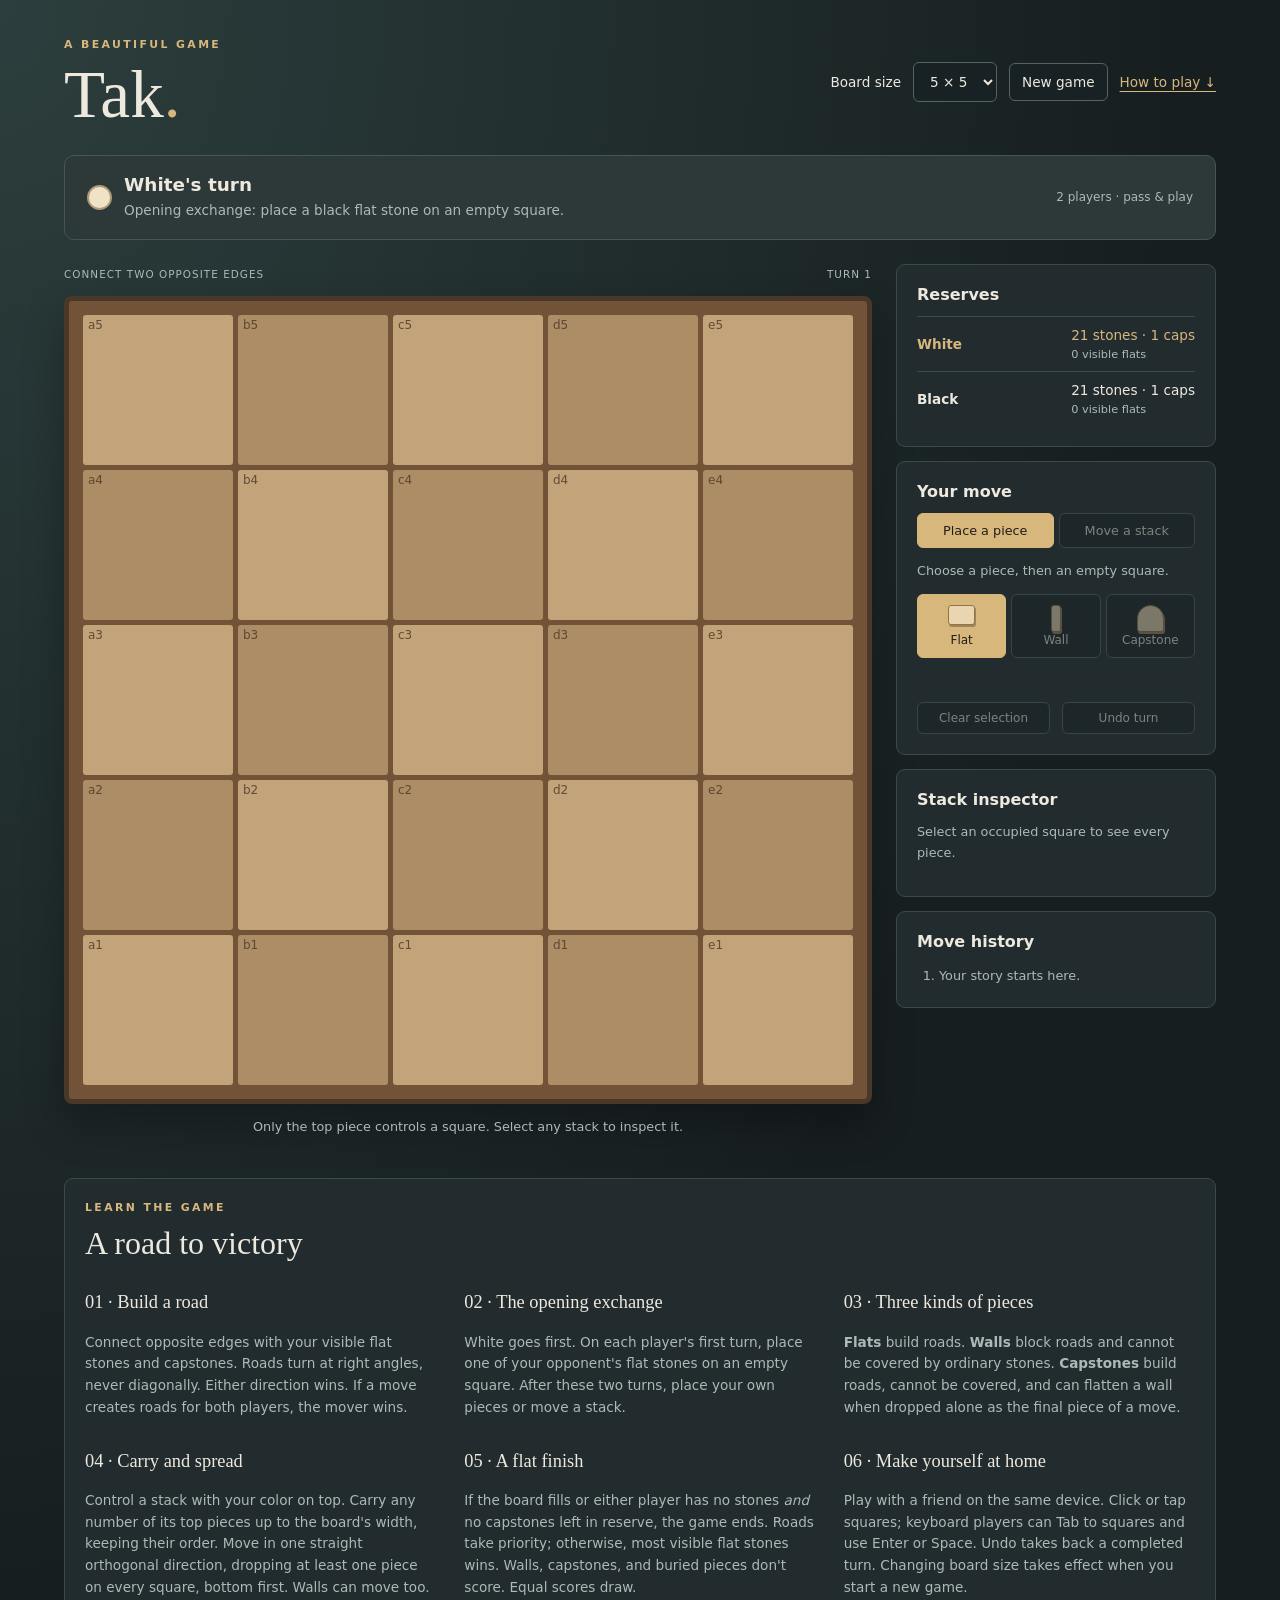
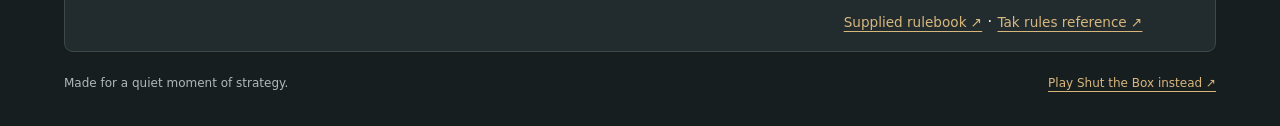
<file: index.html>
<!doctype html>
<html lang="en">
<head>
  <meta charset="UTF-8" />
  <meta name="viewport" content="width=device-width, initial-scale=1.0" />
  <meta name="description" content="Play Tak, a beautiful game of roads and strategy, with a friend in your browser." />
  <title>Tak · A Beautiful Game</title>
  <link rel="stylesheet" href="tak.css" />
</head>
<body>
  <main class="app">
    <header class="masthead">
      <div><p class="eyebrow">A BEAUTIFUL GAME</p><h1>Tak<span>.</span></h1></div>
      <div class="setup">
        <label for="boardSize">Board size</label>
        <select id="boardSize">
          <option value="3">3 × 3</option><option value="4">4 × 4</option>
          <option value="5" selected>5 × 5</option><option value="6">6 × 6</option>
          <option value="7">7 × 7</option><option value="8">8 × 8</option>
        </select>
        <button id="newGame">New game</button>
        <a href="#rules">How to play ↓</a>
      </div>
    </header>
    <section class="turn-banner" aria-live="polite" aria-atomic="true">
      <span id="turnMarker" class="turn-marker"></span>
      <div><h2 id="turnText"></h2><p id="turnHint"></p></div>
      <span class="local-badge">2 players · pass &amp; play</span>
    </section>
    <div class="play-layout">
      <section class="board-panel" aria-label="Tak board">
        <div class="board-heading"><span>CONNECT TWO OPPOSITE EDGES</span><span id="moveNumber"></span></div>
        <div id="board" class="board"></div>
        <p class="board-caption">Only the top piece controls a square. Select any stack to inspect it.</p>
      </section>
      <aside class="sidebar">
        <section class="card"><h2>Reserves</h2><div id="reserves"></div></section>
        <section class="card controls">
          <h2>Your move</h2>
          <div class="mode-buttons" role="group" aria-label="Move action">
            <button id="placeMode" aria-pressed="true">Place a piece</button>
            <button id="moveMode" aria-pressed="false">Move a stack</button>
          </div>
          <div id="placementControls">
            <p class="label">Choose a piece, then an empty square.</p>
            <div class="piece-options" role="group" aria-label="Piece type">
              <button data-piece="flat" aria-pressed="true"><span class="piece-demo flat"></span>Flat</button>
              <button data-piece="wall" aria-pressed="false"><span class="piece-demo wall"></span>Wall</button>
              <button data-piece="cap" aria-pressed="false"><span class="piece-demo cap"></span>Capstone</button>
            </div>
          </div>
          <div id="movementControls" hidden>
            <p class="label">Select a stack you control, then plan its move.</p>
            <label for="carryCount">Pieces to carry (from the top)</label>
            <select id="carryCount" disabled></select>
            <label for="direction">Direction</label>
            <select id="direction"><option value="N">↑ North</option><option value="E">→ East</option><option value="S">↓ South</option><option value="W">← West</option></select>
            <label for="drops">Pieces dropped per square</label>
            <input id="drops" type="text" inputmode="numeric" placeholder="e.g. 1, 2" autocomplete="off" />
            <p class="label">Drop from the bottom of your carried stack. Counts must add up to the carry count.</p>
            <p id="movePreview" class="preview"></p>
            <button id="confirmMove" class="primary" disabled>Confirm stack move</button>
          </div>
          <p id="message" role="status" aria-live="polite"></p>
          <div class="secondary-actions"><button id="cancelMove">Clear selection</button><button id="undo" disabled>Undo turn</button></div>
        </section>
        <section class="card"><h2 id="stackHeading">Stack inspector</h2><div id="stackInspector"><p class="label">Select an occupied square to see every piece.</p></div></section>
        <section class="card"><h2>Move history</h2><ol id="history" class="history"><li class="label">Your story starts here.</li></ol></section>
      </aside>
    </div>
    <section class="card rules" id="rules">
      <p class="eyebrow">LEARN THE GAME</p><h2>A road to victory</h2>
      <div class="rules-grid">
        <div><h3>01 · Build a road</h3><p>Connect opposite edges with your visible flat stones and capstones. Roads turn at right angles, never diagonally. Either direction wins. If a move creates roads for both players, the mover wins.</p></div>
        <div><h3>02 · The opening exchange</h3><p>White goes first. On each player's first turn, place one of your opponent's flat stones on an empty square. After these two turns, place your own pieces or move a stack.</p></div>
        <div><h3>03 · Three kinds of pieces</h3><p><strong>Flats</strong> build roads. <strong>Walls</strong> block roads and cannot be covered by ordinary stones. <strong>Capstones</strong> build roads, cannot be covered, and can flatten a wall when dropped alone as the final piece of a move.</p></div>
        <div><h3>04 · Carry and spread</h3><p>Control a stack with your color on top. Carry any number of its top pieces up to the board's width, keeping their order. Move in one straight orthogonal direction, dropping at least one piece on every square, bottom first. Walls can move too.</p></div>
        <div><h3>05 · A flat finish</h3><p>If the board fills or either player has no stones <em>and</em> no capstones left in reserve, the game ends. Roads take priority; otherwise, most visible flat stones wins. Walls, capstones, and buried pieces don't score. Equal scores draw.</p></div>
        <div><h3>06 · Make yourself at home</h3><p>Play with a friend on the same device. Click or tap squares; keyboard players can Tab to squares and use Enter or Space. Undo takes back a completed turn. Changing board size takes effect when you start a new game.</p><a href="https://www.racingcow.io/pdf/games/tak_optimized.pdf" target="_blank" rel="noopener noreferrer">Supplied rulebook ↗</a> · <a href="https://ustak.org/play-beautiful-game-tak/" target="_blank" rel="noopener noreferrer">Tak rules reference ↗</a></div>
      </div>
    </section>
    <footer>Made for a quiet moment of strategy. <a href="shut-the-box.html">Play Shut the Box instead ↗</a></footer>
  </main>
  <script src="tak-engine.js"></script>
  <script src="tak.js"></script>
</body>
</html>
</file>
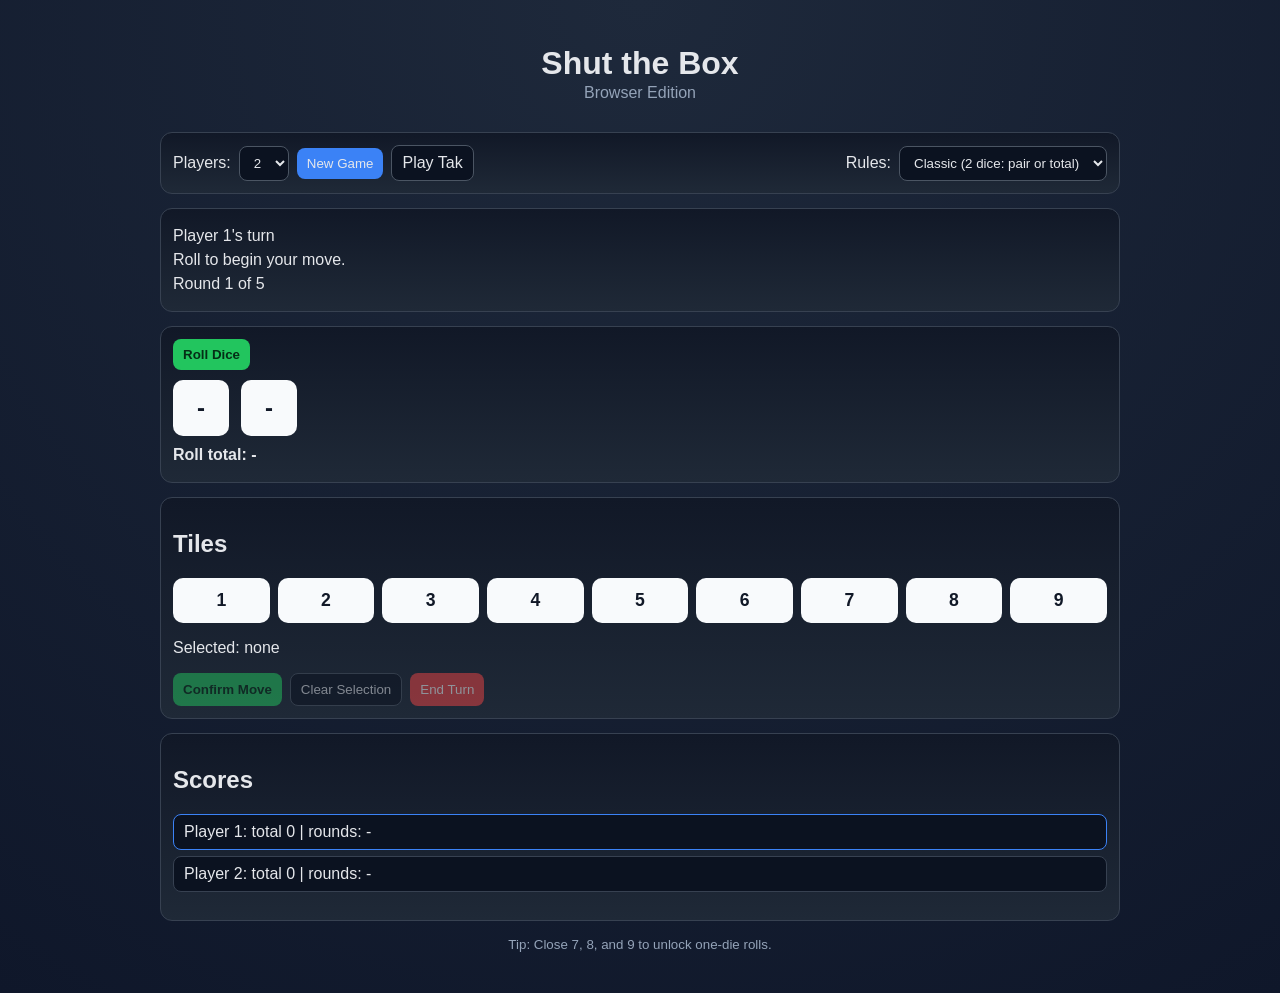
<file: shut-the-box.html>
<!doctype html>
<html lang="en">
<head>
  <meta charset="UTF-8" />
  <meta name="viewport" content="width=device-width, initial-scale=1.0" />
  <title>Shut the Box</title>
  <link rel="stylesheet" href="styles.css" />
</head>
<body>
  <main class="app">
    <header>
      <h1>Shut the Box</h1>
      <p class="subtitle">Browser Edition</p>
    </header>

    <section class="panel top-panel">
      <div class="player-info">
        <label for="playerCount">Players:</label>
        <select id="playerCount">
          <option value="1">1</option>
          <option value="2" selected>2</option>
          <option value="3">3</option>
          <option value="4">4</option>
        </select>
        <button id="newGameBtn">New Game</button>
        <a href="index.html" class="help-link">Play Tak</a>
      </div>

      <div class="mode-info">
        <label for="rulesMode">Rules:</label>
        <select id="rulesMode">
          <option value="classic" selected>Classic (2 dice: pair or total)</option>
          <option value="alwaysSum">Always Sum (any combo)</option>
        </select>
      </div>
    </section>

    <section class="panel status-panel">
      <p id="turnText">Player 1's turn</p>
      <p id="diceText">Roll to begin</p>
      <p id="roundText">Round 1 of 5</p>
    </section>

    <section class="panel dice-panel">
      <button id="rollBtn">Roll Dice</button>
      <div class="dice-wrap">
        <div class="die" id="die1">-</div>
        <div class="die" id="die2">-</div>
      </div>
      <p id="rollValue">Roll total: -</p>
      <p id="oneDieHint" class="hint"></p>
    </section>

    <section class="panel board-panel">
      <h2>Tiles</h2>
      <div id="tiles" class="tiles"></div>
      <p id="selectionText">Selected: none</p>
      <div class="actions">
        <button id="confirmMoveBtn" disabled>Confirm Move</button>
        <button id="clearSelectionBtn" disabled>Clear Selection</button>
        <button id="endTurnBtn" disabled>End Turn</button>
      </div>
    </section>

    <section class="panel scores-panel">
      <h2>Scores</h2>
      <ul id="scoresList"></ul>
      <p id="winnerText"></p>
    </section>

    <footer>
      <small>Tip: Close 7, 8, and 9 to unlock one-die rolls.</small>
    </footer>
  </main>

  <script src="script.js"></script>
</body>
</html>
</file>
<file: tak.css>
:root { color-scheme: dark; --bg: #171e20; --card: #222c2f; --text: #eee9df; --muted: #adb9b8; --accent: #d8b77d; }
* { box-sizing: border-box; }
body { margin: 0; background: radial-gradient(ellipse at top left, #2c3e3d, var(--bg) 65%); color: var(--text); font-family: system-ui, sans-serif; min-height: 100vh; }
.app { max-width: 1200px; margin: 0 auto; padding: 36px 24px; }
.masthead, .setup, .turn-banner, .board-heading, .reserve-row, .secondary-actions { display: flex; align-items: center; justify-content: space-between; gap: 12px; }
.masthead { margin-bottom: 26px; }
.eyebrow { font-size: .68rem; font-weight: 700; letter-spacing: .22em; color: var(--accent); margin: 0 0 8px; }
h1 { font-family: Georgia, serif; font-size: 4.2rem; font-weight: normal; line-height: 1; margin: 0; }
h1 span { color: var(--accent); }
h2 { font-size: 1rem; margin: 0 0 12px; }
h3 { font-family: Georgia, serif; font-size: 1.15rem; font-weight: normal; }
p { line-height: 1.6; }
a { color: var(--accent); text-underline-offset: 4px; }
button, select, input { font: inherit; background: #182224; color: var(--text); border: 1px solid #566365; border-radius: 6px; padding: 10px 12px; }
button { cursor: pointer; }
button:hover:not(:disabled) { border-color: var(--accent); background: #33413f; }
button:disabled { opacity: .45; cursor: not-allowed; }
button:focus-visible, select:focus-visible, input:focus-visible, a:focus-visible { outline: 3px solid #f3cd86; outline-offset: 4px; }
button[aria-pressed="true"], .primary { color: #201e18; background: var(--accent); border-color: var(--accent); }
button[aria-pressed="true"]:hover:not(:disabled), .primary:hover:not(:disabled) { background: #ead0a3; }
.setup { flex-wrap: wrap; font-size: .85rem; }
.turn-banner { padding: 18px 22px; background: #2c3938; border: 1px solid #465652; border-radius: 10px; margin-bottom: 24px; justify-content: flex-start; }
.turn-banner h2 { margin: 0; font-size: 1.15rem; }
.turn-banner p { color: var(--muted); margin: 5px 0 0; font-size: .85rem; }
.turn-marker { flex: 0 0 25px; height: 25px; border-radius: 50%; background: #f0e2c6; border: 2px solid #ad9a77; }
.turn-marker.black { background: #454c50; border-color: #889296; }
.local-badge { margin-left: auto; color: var(--muted); font-size: .75rem; white-space: nowrap; }
.play-layout { display: grid; grid-template-columns: minmax(0, 1fr) 320px; gap: 24px; align-items: start; }
.board-panel { min-width: 0; }
.board-heading { color: var(--muted); font-size: .65rem; letter-spacing: .1em; margin: 4px 0 16px; }
.board { display: grid; grid-template-columns: repeat(var(--size, 5), minmax(0, 1fr)); gap: 5px; background: #725337; padding: 14px; border: 5px solid #493728; border-radius: 8px; box-shadow: 0 20px 40px #0004; }
.square { position: relative; aspect-ratio: 1; display: flex; align-items: center; justify-content: center; border: 0; border-radius: 3px; padding: 4px; background: #c3a379; color: #493728; min-width: 0; }
.square.dark-square { background: #ad8d65; }
.square:hover:not(:disabled) { background: #d3b68e; }
.square.selected { outline: 3px solid #f8dd99; outline-offset: -3px; }
.square.destination { box-shadow: inset 0 0 0 3px #438d98; }
.square.road { box-shadow: inset 0 0 0 4px #759c58; }
.coordinate { position: absolute; left: 5px; top: 3px; font-size: clamp(.5rem, 1.2vw, .75rem); opacity: .8; }
.piece { display: block; width: 66%; height: 57%; border-radius: 6px; background: linear-gradient(135deg, #fff2d7, #d4bc93); border: 1px solid #ae9168; box-shadow: 2px 4px 0 #a68b69, 3px 7px 8px #0004; }
.piece.black { background: linear-gradient(135deg, #697479, #303a40); border-color: #242e32; box-shadow: 2px 4px 0 #20282c, 3px 7px 8px #0005; }
.piece.wall { width: 24%; height: 72%; border-radius: 3px; transform: rotate(-12deg); }
.piece.cap { width: 52%; height: 62%; clip-path: polygon(20% 0, 80% 0, 100% 80%, 80% 100%, 20% 100%, 0 80%); border-radius: 9px; }
.height-badge { position: absolute; right: 4px; bottom: 3px; border-radius: 4px; color: #fff; background: #263032; font-size: .65rem; padding: 2px 5px; }
.board-caption { font-size: .8rem; text-align: center; color: var(--muted); }
.sidebar { display: grid; gap: 14px; }
.card { padding: 20px; background: var(--card); border: 1px solid #3c494b; border-radius: 9px; }
.reserve-row { padding: 10px 0; border-top: 1px solid #3c494b; font-size: .85rem; }
.reserve-row.active { color: var(--accent); }
.reserve-row small { color: var(--muted); display: block; margin-top: 4px; }
.mode-buttons { display: flex; gap: 5px; }
.mode-buttons button { flex: 1; font-size: .8rem; padding: 9px 5px; }
.label, .preview { font-size: .8rem; color: var(--muted); }
.piece-options { display: flex; gap: 5px; }
.piece-options button { flex: 1; font-size: .75rem; padding: 10px 2px; display: grid; justify-items: center; gap: 8px; }
.piece-demo { width: 27px; height: 20px; background: #ead5b1; border: 1px solid #927546; border-radius: 3px; box-shadow: 1px 2px 0 #9e845b; }
.piece-demo.wall { width: 10px; height: 27px; margin-bottom: -7px; }
.piece-demo.cap { border-radius: 50% 50% 3px 3px; height: 27px; margin-bottom: -7px; }
.controls label { display: block; font-size: .8rem; margin: 12px 0 5px; }
.controls select, .controls input, .primary { width: 100%; }
#message { font-size: .85rem; color: var(--accent); min-height: 1.5em; margin-bottom: 10px; }
#message.error { color: #ffb0a0; }
.secondary-actions button { font-size: .75rem; flex: 1; padding: 8px 4px; }
.stack-list { list-style: none; padding: 0; margin: 0; display: grid; gap: 5px; }
.stack-list li { font-size: .8rem; padding: 7px 10px; background: #182224; border-left: 4px solid #ead5b1; border-radius: 3px; }
.stack-list li.black { border-color: #73838c; }
.history { font-size: .8rem; color: var(--muted); max-height: 180px; overflow: auto; padding-left: 22px; margin-bottom: 0; }
.history li { padding: 4px 0; }
.rules { margin-top: 28px; }
.rules > h2 { font: 2rem Georgia, serif; }
.rules-grid { display: grid; grid-template-columns: repeat(3, 1fr); gap: 0 28px; }
.rules-grid p, .rules-grid a { color: var(--muted); font-size: .85rem; }
.rules-grid a { color: var(--accent); }
footer { color: var(--muted); font-size: .75rem; margin-top: 24px; display: flex; justify-content: space-between; gap: 12px; flex-wrap: wrap; }
[hidden] { display: none !important; }
@media (max-width: 850px) {
  .play-layout { grid-template-columns: minmax(0, 1fr); }
  .sidebar { grid-template-columns: 1fr 1fr; }
  .controls { grid-row: span 2; }
  .rules-grid { grid-template-columns: 1fr 1fr; }
  .masthead { align-items: flex-start; }
  .setup { max-width: 240px; justify-content: flex-end; }
}
@media (max-width: 520px) {
  .app { padding: 20px 12px; }
  .local-badge { display: none; }
  .sidebar, .rules-grid { grid-template-columns: 1fr; }
  .controls { grid-row: auto; }
  .board { padding: 7px; gap: 3px; border-width: 3px; }
  .turn-banner { padding: 14px; }
  .setup { max-width: 205px; gap: 8px; }
  .setup label { width: 100%; text-align: right; }
  .board-heading { font-size: .58rem; }
}
</file>
<file: styles.css>
:root {
  --bg: #0f172a;
  --panel: #111827;
  --panel2: #1f2937;
  --text: #e5e7eb;
  --muted: #94a3b8;
  --accent: #22c55e;
  --accent2: #3b82f6;
  --danger: #ef4444;
  --tile-open: #f8fafc;
  --tile-open-text: #111827;
  --tile-closed: #334155;
  --tile-selected: #f59e0b;
}

* {
  box-sizing: border-box;
}

body {
  margin: 0;
  font-family: "Segoe UI", Tahoma, Geneva, Verdana, sans-serif;
  background: radial-gradient(circle at top, #1e293b, var(--bg));
  color: var(--text);
  min-height: 100vh;
}

.app {
  width: min(960px, 95vw);
  margin: 24px auto 40px;
  display: grid;
  gap: 14px;
}

header {
  text-align: center;
}

h1 {
  margin-bottom: 2px;
  font-size: 2rem;
}

.subtitle {
  color: var(--muted);
  margin-top: 0;
}

.panel {
  background: linear-gradient(180deg, var(--panel), var(--panel2));
  border: 1px solid #374151;
  border-radius: 12px;
  padding: 12px;
}

.top-panel {
  display: flex;
  justify-content: space-between;
  gap: 10px;
  flex-wrap: wrap;
}

.player-info, .mode-info {
  display: flex;
  gap: 8px;
  align-items: center;
}

button, select {
  padding: 8px 10px;
  border-radius: 8px;
  border: 1px solid #4b5563;
  background: #0b1220;
  color: var(--text);
}

button {
  cursor: pointer;
  transition: transform 0.05s ease, opacity 0.2s ease;
}

button:hover:not(:disabled) {
  transform: translateY(-1px);
}

button:disabled {
  opacity: 0.5;
  cursor: not-allowed;
}

#newGameBtn {
  background: var(--accent2);
  border: none;
}

#rollBtn {
  background: var(--accent);
  border: none;
  color: #052e16;
  font-weight: 700;
}

.status-panel p {
  margin: 6px 0;
}

.dice-wrap {
  display: flex;
  gap: 12px;
  margin: 10px 0;
}

.die {
  width: 56px;
  height: 56px;
  border-radius: 10px;
  background: #f8fafc;
  color: #111827;
  font-size: 1.5rem;
  font-weight: 800;
  display: grid;
  place-items: center;
}

#rollValue {
  font-weight: 700;
  margin: 6px 0 0;
}

.hint {
  color: #93c5fd;
  margin: 6px 0 0;
}

.tiles {
  display: grid;
  grid-template-columns: repeat(9, minmax(36px, 1fr));
  gap: 8px;
}

.tile {
  border: none;
  border-radius: 10px;
  padding: 12px 0;
  font-size: 1.1rem;
  font-weight: 700;
  background: var(--tile-open);
  color: var(--tile-open-text);
}

.tile.closed {
  background: var(--tile-closed);
  color: #cbd5e1;
  text-decoration: line-through;
}

.tile.selected {
  background: var(--tile-selected);
  color: #111827;
}

.actions {
  margin-top: 12px;
  display: flex;
  gap: 8px;
  flex-wrap: wrap;
}

#confirmMoveBtn {
  background: var(--accent);
  border: none;
  color: #052e16;
  font-weight: 700;
}

#endTurnBtn {
  background: var(--danger);
  border: none;
  color: white;
}

.scores-panel ul {
  list-style: none;
  margin: 6px 0;
  padding: 0;
  display: grid;
  gap: 6px;
}

.scores-panel li {
  background: #0b1220;
  padding: 8px 10px;
  border-radius: 8px;
  border: 1px solid #374151;
}

#winnerText {
  margin-top: 10px;
  font-weight: 700;
  color: #86efac;
}

footer {
  text-align: center;
  color: var(--muted);
}

.help-link {
  display: inline-block;
  padding: 8px 10px;
  border-radius: 8px;
  border: 1px solid #4b5563;
  background: #0b1220;
  color: var(--text);
  text-decoration: none;
  transition: transform 0.05s ease, opacity 0.2s ease;
}

.help-link:hover {
  transform: translateY(-1px);
}
</file>
